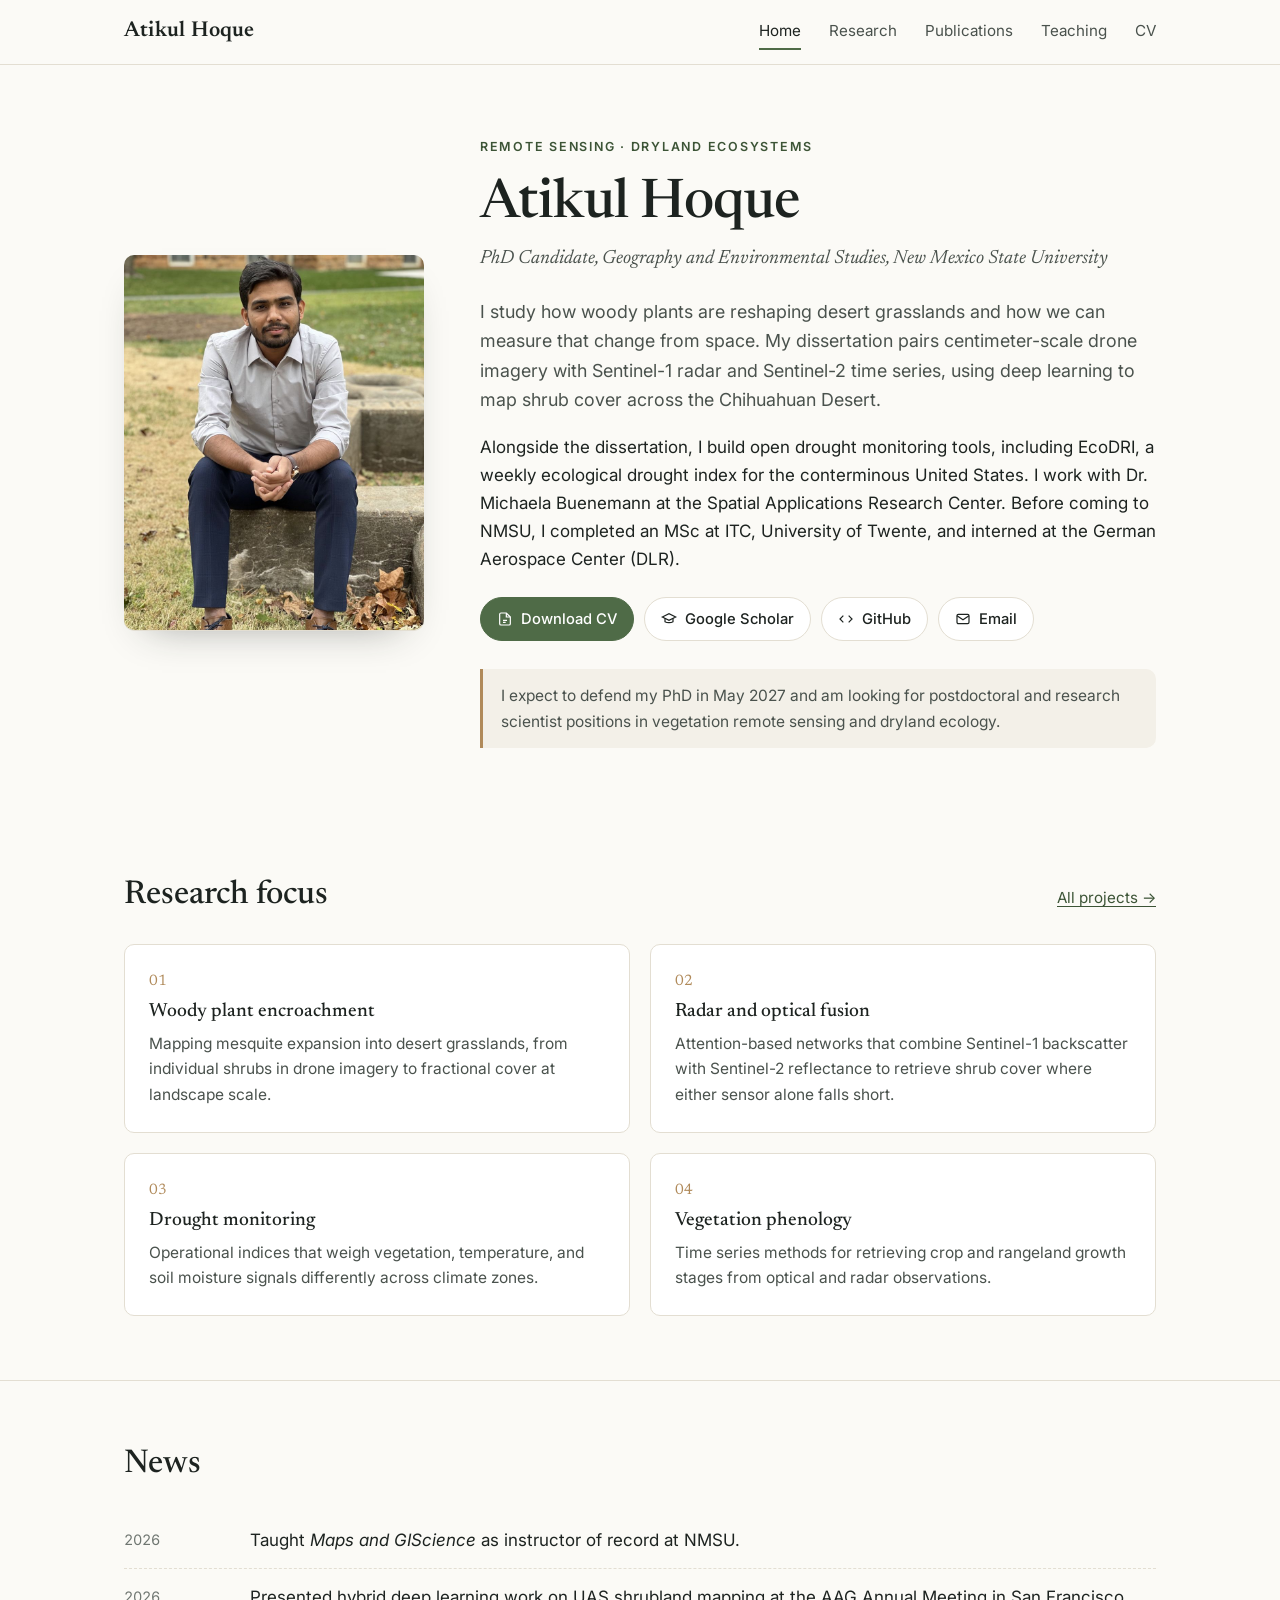
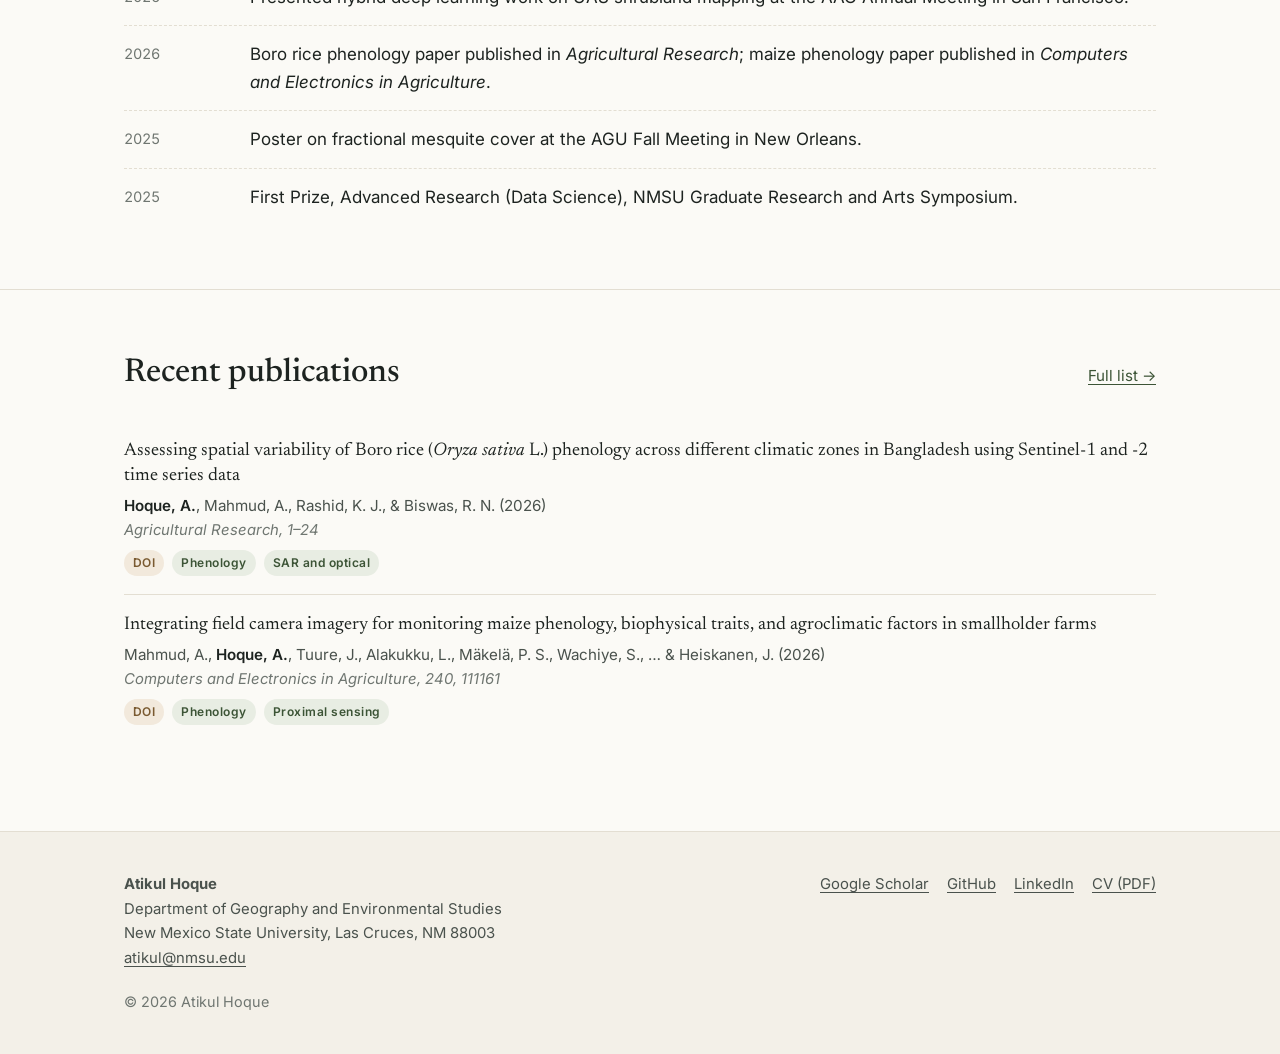
<file: index.html>
<!doctype html>
<html lang="en">
<head>
  <meta charset="utf-8">
  <meta name="viewport" content="width=device-width, initial-scale=1">
  <title>Atikul Hoque</title>
  <meta name="description" content="Atikul Hoque, PhD candidate at New Mexico State University. Remote sensing, deep learning, and drought monitoring in dryland ecosystems.">
  <meta name="author" content="Atikul Hoque">
  <link rel="canonical" href="https://atikul-itc.github.io/">
  <meta property="og:type" content="website">
  <meta property="og:title" content="Atikul Hoque">
  <meta property="og:description" content="Atikul Hoque, PhD candidate at New Mexico State University. Remote sensing, deep learning, and drought monitoring in dryland ecosystems.">
  <meta property="og:url" content="https://atikul-itc.github.io/">
  <meta property="og:image" content="https://atikul-itc.github.io/assets/img/og-image.jpg">
  <meta name="twitter:card" content="summary_large_image">
  <link rel="icon" href="assets/favicon.svg" type="image/svg+xml">
  <link rel="preconnect" href="https://fonts.googleapis.com">
  <link rel="preconnect" href="https://fonts.gstatic.com" crossorigin>
  <link href="https://fonts.googleapis.com/css2?family=Inter:wght@400;500;600&family=Newsreader:ital,opsz,wght@0,6..72,400;0,6..72,500;0,6..72,600;1,6..72,400&display=swap" rel="stylesheet">
  <link rel="stylesheet" href="assets/css/style.css">
</head>
<body>
  <a class="skip" href="#main">Skip to content</a>
  <header class="site-header">
    <div class="wrap">
      <a class="brand" href="index.html">Atikul Hoque</a>
      <button class="nav-toggle" aria-expanded="false" aria-controls="nav">Menu</button>
      <nav class="nav" id="nav" aria-label="Main">
        <a href="index.html" aria-current="page">Home</a>
        <a href="research.html">Research</a>
        <a href="publications.html">Publications</a>
        <a href="teaching.html">Teaching</a>
        <a href="cv.html">CV</a>
      </nav>
    </div>
  </header>

  <main id="main">
    <div class="wrap">
      <div class="hero">
        <div class="portrait"><img src="assets/img/portrait.jpg" alt="Portrait of Atikul Hoque" width="880" height="1100"></div>
        <div>
          <div class="eyebrow">Remote sensing · Dryland ecosystems</div>
          <h1>Atikul Hoque</h1>
          <div class="role">PhD Candidate, Geography and Environmental Studies, New Mexico State University</div>
          <p class="lead">I study how woody plants are reshaping desert grasslands and how we can measure that change from space. My dissertation pairs centimeter-scale drone imagery with Sentinel-1 radar and Sentinel-2 time series, using deep learning to map shrub cover across the Chihuahuan Desert.</p>
          <p>Alongside the dissertation, I build open drought monitoring tools, including EcoDRI, a weekly ecological drought index for the conterminous United States. I work with Dr. Michaela Buenemann at the Spatial Applications Research Center. Before coming to NMSU, I completed an MSc at ITC, University of Twente, and interned at the German Aerospace Center (DLR).</p>
          <div class="actions">
            <a class="btn primary" href="assets/Atikul_Hoque_CV.pdf"><svg viewBox="0 0 24 24" fill="none" stroke="currentColor" stroke-width="1.8" aria-hidden="true"><path d="M14 3H6a2 2 0 0 0-2 2v14a2 2 0 0 0 2 2h12a2 2 0 0 0 2-2V9z"/><path d="M14 3v6h6M9 14h6M9 17h4"/></svg>Download CV</a>
            <a class="btn" href="https://scholar.google.com/citations?user=0AgT_FwAAAAJ&hl=en"><svg viewBox="0 0 24 24" fill="none" stroke="currentColor" stroke-width="1.8" aria-hidden="true"><path d="m2 9 10-5 10 5-10 5z"/><path d="M6 11v5c3 2 9 2 12 0v-5"/></svg>Google Scholar</a>
            <a class="btn" href="https://github.com/Atikul-itc"><svg viewBox="0 0 24 24" fill="none" stroke="currentColor" stroke-width="1.8" aria-hidden="true"><path d="m8 7-5 5 5 5M16 7l5 5-5 5"/></svg>GitHub</a>
            <a class="btn" href="mailto:atikul@nmsu.edu"><svg viewBox="0 0 24 24" fill="none" stroke="currentColor" stroke-width="1.8" aria-hidden="true"><rect x="3" y="5" width="18" height="14" rx="2"/><path d="m3 7 9 6 9-6"/></svg>Email</a>
          </div>
          <div class="callout">I expect to defend my PhD in May 2027 and am looking for postdoctoral and research scientist positions in vegetation remote sensing and dryland ecology.</div>
        </div>
      </div>
    </div>

    <section>
      <div class="wrap">
        <div class="section-head"><h2>Research focus</h2><a href="research.html">All projects &rarr;</a></div>
        <div class="grid-2">
          <div class="theme"><span class="num">01</span><h3>Woody plant encroachment</h3><p>Mapping mesquite expansion into desert grasslands, from individual shrubs in drone imagery to fractional cover at landscape scale.</p></div>
          <div class="theme"><span class="num">02</span><h3>Radar and optical fusion</h3><p>Attention-based networks that combine Sentinel-1 backscatter with Sentinel-2 reflectance to retrieve shrub cover where either sensor alone falls short.</p></div>
          <div class="theme"><span class="num">03</span><h3>Drought monitoring</h3><p>Operational indices that weigh vegetation, temperature, and soil moisture signals differently across climate zones.</p></div>
          <div class="theme"><span class="num">04</span><h3>Vegetation phenology</h3><p>Time series methods for retrieving crop and rangeland growth stages from optical and radar observations.</p></div>
        </div>
      </div>
    </section>

    <section>
      <div class="wrap">
        <div class="section-head"><h2>News</h2></div>
        <ul class="news">
          <li><time>2026</time><div>Taught <em>Maps and GIScience</em> as instructor of record at NMSU.</div></li>
          <li><time>2026</time><div>Presented hybrid deep learning work on UAS shrubland mapping at the AAG Annual Meeting in San Francisco.</div></li>
          <li><time>2026</time><div>Boro rice phenology paper published in <em>Agricultural Research</em>; maize phenology paper published in <em>Computers and Electronics in Agriculture</em>.</div></li>
          <li><time>2025</time><div>Poster on fractional mesquite cover at the AGU Fall Meeting in New Orleans.</div></li>
          <li><time>2025</time><div>First Prize, Advanced Research (Data Science), NMSU Graduate Research and Arts Symposium.</div></li>
        </ul>
      </div>
    </section>

    <section>
      <div class="wrap">
        <div class="section-head"><h2>Recent publications</h2><a href="publications.html">Full list &rarr;</a></div>
        <ul class="pubs">
          <li class="pub">
            <div class="title">Assessing spatial variability of Boro rice (<em>Oryza sativa</em> L.) phenology across different climatic zones in Bangladesh using Sentinel-1 and -2 time series data</div>
            <div class="authors"><strong>Hoque, A.</strong>, Mahmud, A., Rashid, K. J., &amp; Biswas, R. N. (2026)</div>
            <div class="venue">Agricultural Research, 1–24</div>
            <div class="links"><a class="tag sand" href="https://doi.org/10.1007/s40003-025-00921-z">DOI</a><span class="tag">Phenology</span><span class="tag">SAR and optical</span></div>
          </li>
          <li class="pub">
            <div class="title">Integrating field camera imagery for monitoring maize phenology, biophysical traits, and agroclimatic factors in smallholder farms</div>
            <div class="authors">Mahmud, A., <strong>Hoque, A.</strong>, Tuure, J., Alakukku, L., Mäkelä, P. S., Wachiye, S., … &amp; Heiskanen, J. (2026)</div>
            <div class="venue">Computers and Electronics in Agriculture, 240, 111161</div>
            <div class="links"><a class="tag sand" href="https://doi.org/10.1016/j.compag.2025.111161">DOI</a><span class="tag">Phenology</span><span class="tag">Proximal sensing</span></div>
          </li>
        </ul>
      </div>
    </section>

  </main>

  <footer class="site-footer">
    <div class="wrap">
      <address>
        <strong>Atikul Hoque</strong><br>
        Department of Geography and Environmental Studies<br>
        New Mexico State University, Las Cruces, NM 88003<br>
        <a href="mailto:atikul@nmsu.edu">atikul@nmsu.edu</a>
      </address>
      <div class="links">
        <a href="https://scholar.google.com/citations?user=0AgT_FwAAAAJ&hl=en">Google Scholar</a>
        <a href="https://github.com/Atikul-itc">GitHub</a>
        <a href="https://linkedin.com/in/atikulhoq/">LinkedIn</a>
        <a href="assets/Atikul_Hoque_CV.pdf">CV (PDF)</a>
      </div>
    </div>
    <div class="wrap copy small muted">&copy; <span id="year">2026</span> Atikul Hoque</div>
  </footer>
  <script src="assets/js/main.js"></script>
</body>
</html>
</file>
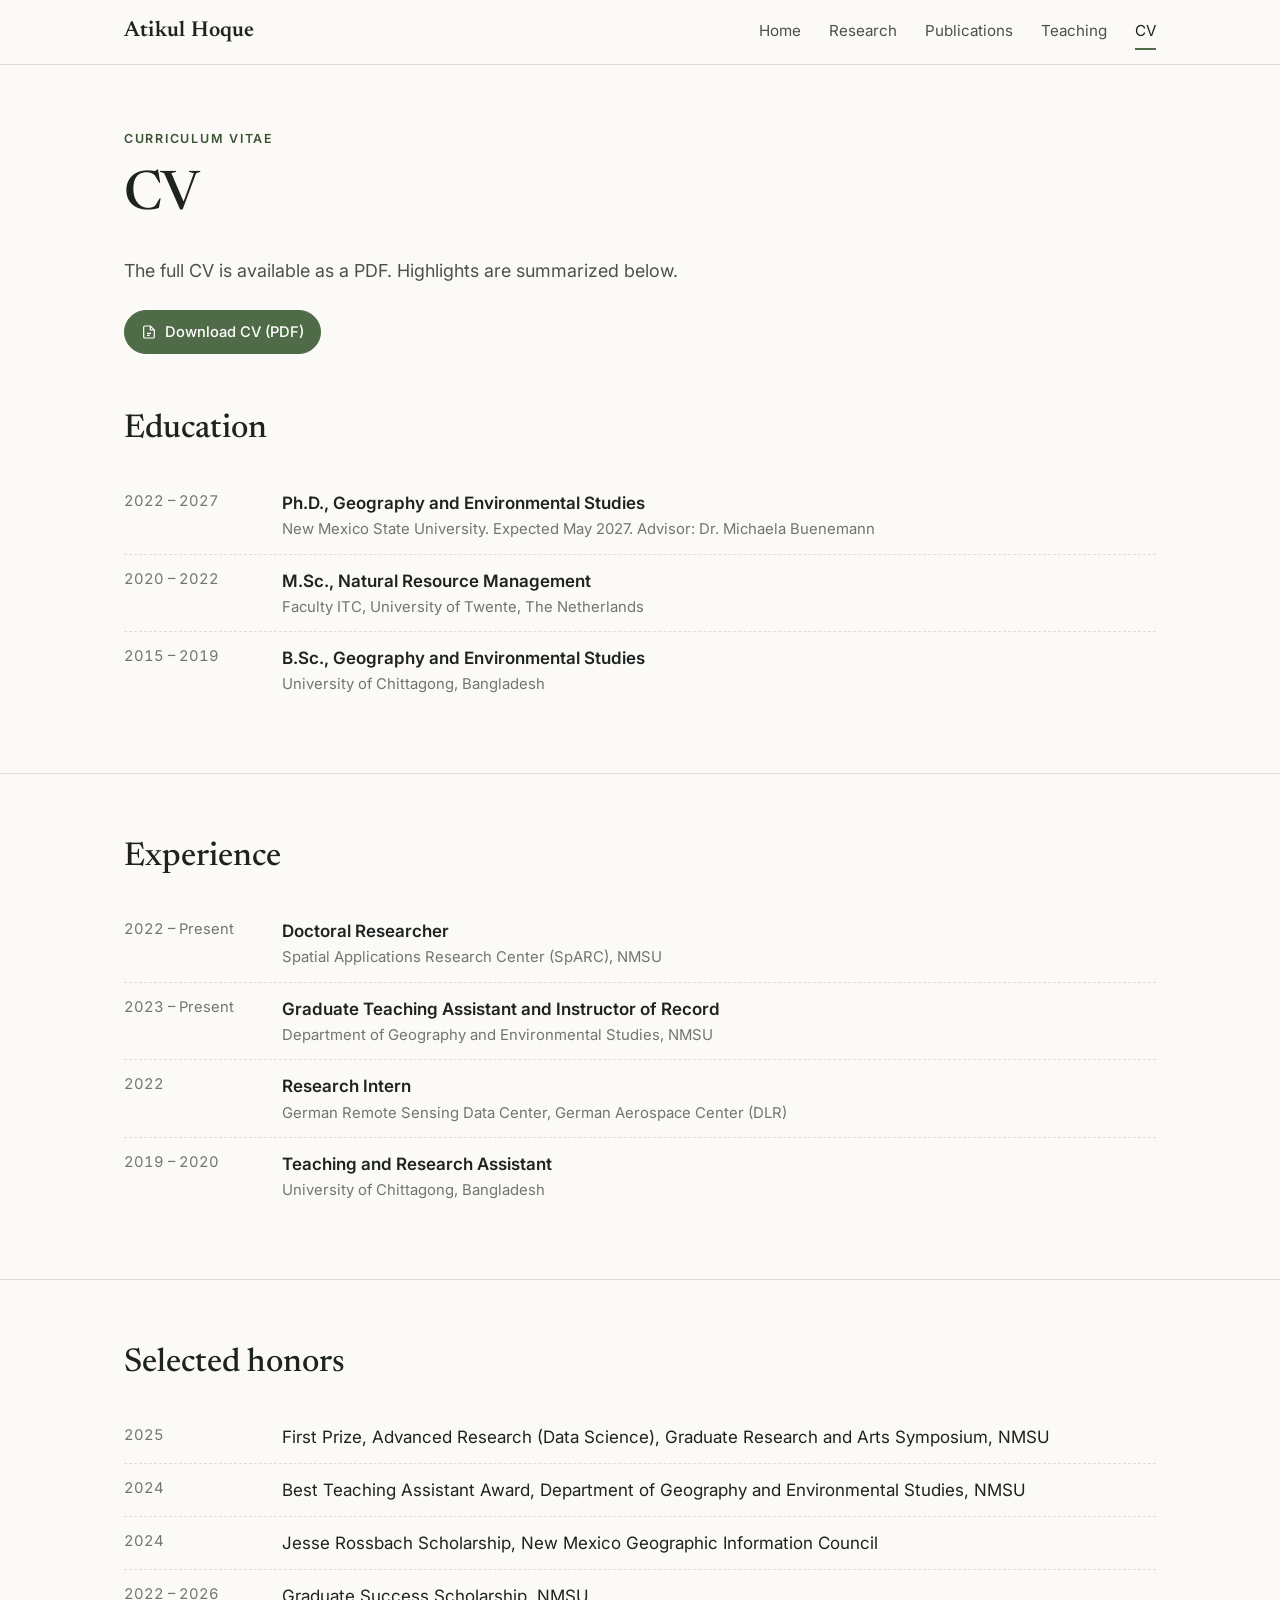
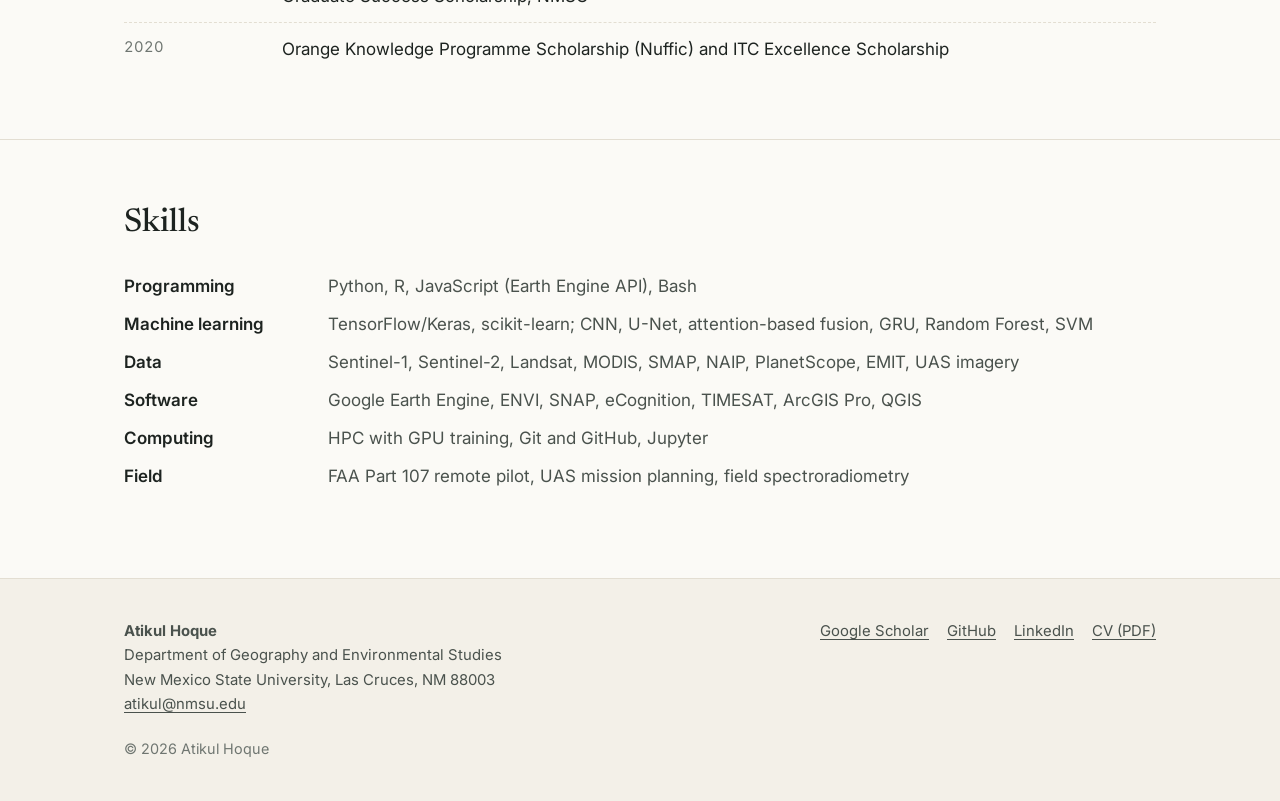
<file: cv.html>
<!doctype html>
<html lang="en">
<head>
  <meta charset="utf-8">
  <meta name="viewport" content="width=device-width, initial-scale=1">
  <title>CV | Atikul Hoque</title>
  <meta name="description" content="Curriculum vitae of Atikul Hoque, PhD candidate in remote sensing at New Mexico State University.">
  <meta name="author" content="Atikul Hoque">
  <link rel="canonical" href="https://atikul-itc.github.io/cv.html">
  <meta property="og:type" content="website">
  <meta property="og:title" content="CV | Atikul Hoque">
  <meta property="og:description" content="Curriculum vitae of Atikul Hoque, PhD candidate in remote sensing at New Mexico State University.">
  <meta property="og:url" content="https://atikul-itc.github.io/cv.html">
  <meta property="og:image" content="https://atikul-itc.github.io/assets/img/og-image.jpg">
  <meta name="twitter:card" content="summary_large_image">
  <link rel="icon" href="assets/favicon.svg" type="image/svg+xml">
  <link rel="preconnect" href="https://fonts.googleapis.com">
  <link rel="preconnect" href="https://fonts.gstatic.com" crossorigin>
  <link href="https://fonts.googleapis.com/css2?family=Inter:wght@400;500;600&family=Newsreader:ital,opsz,wght@0,6..72,400;0,6..72,500;0,6..72,600;1,6..72,400&display=swap" rel="stylesheet">
  <link rel="stylesheet" href="assets/css/style.css">
</head>
<body>
  <a class="skip" href="#main">Skip to content</a>
  <header class="site-header">
    <div class="wrap">
      <a class="brand" href="index.html">Atikul Hoque</a>
      <button class="nav-toggle" aria-expanded="false" aria-controls="nav">Menu</button>
      <nav class="nav" id="nav" aria-label="Main">
        <a href="index.html">Home</a>
        <a href="research.html">Research</a>
        <a href="publications.html">Publications</a>
        <a href="teaching.html">Teaching</a>
        <a href="cv.html" aria-current="page">CV</a>
      </nav>
    </div>
  </header>

  <main id="main">
    <div class="wrap page-head">
      <div class="eyebrow">Curriculum vitae</div>
      <h1>CV</h1>
      <p class="lead">The full CV is available as a PDF. Highlights are summarized below.</p>
      <div class="actions"><a class="btn primary" href="assets/Atikul_Hoque_CV.pdf"><svg viewBox="0 0 24 24" fill="none" stroke="currentColor" stroke-width="1.8" aria-hidden="true"><path d="M14 3H6a2 2 0 0 0-2 2v14a2 2 0 0 0 2 2h12a2 2 0 0 0 2-2V9z"/><path d="M14 3v6h6M9 14h6M9 17h4"/></svg>Download CV (PDF)</a></div>
    </div>
    <section style="padding-top:32px">
      <div class="wrap">
        <div class="section-head"><h2>Education</h2></div>
        <ul class="cv-list">
          <li><span class="when">2022 – 2027</span><span class="what"><strong>Ph.D., Geography and Environmental Studies</strong><span>New Mexico State University. Expected May 2027. Advisor: Dr. Michaela Buenemann</span></span></li>
          <li><span class="when">2020 – 2022</span><span class="what"><strong>M.Sc., Natural Resource Management</strong><span>Faculty ITC, University of Twente, The Netherlands</span></span></li>
          <li><span class="when">2015 – 2019</span><span class="what"><strong>B.Sc., Geography and Environmental Studies</strong><span>University of Chittagong, Bangladesh</span></span></li>
        </ul>
      </div>
    </section>
    <section>
      <div class="wrap">
        <div class="section-head"><h2>Experience</h2></div>
        <ul class="cv-list">
          <li><span class="when">2022 – Present</span><span class="what"><strong>Doctoral Researcher</strong><span>Spatial Applications Research Center (SpARC), NMSU</span></span></li>
          <li><span class="when">2023 – Present</span><span class="what"><strong>Graduate Teaching Assistant and Instructor of Record</strong><span>Department of Geography and Environmental Studies, NMSU</span></span></li>
          <li><span class="when">2022</span><span class="what"><strong>Research Intern</strong><span>German Remote Sensing Data Center, German Aerospace Center (DLR)</span></span></li>
          <li><span class="when">2019 – 2020</span><span class="what"><strong>Teaching and Research Assistant</strong><span>University of Chittagong, Bangladesh</span></span></li>
        </ul>
      </div>
    </section>
    <section>
      <div class="wrap">
        <div class="section-head"><h2>Selected honors</h2></div>
        <ul class="cv-list">
          <li><span class="when">2025</span><span class="what">First Prize, Advanced Research (Data Science), Graduate Research and Arts Symposium, NMSU</span></li>
          <li><span class="when">2024</span><span class="what">Best Teaching Assistant Award, Department of Geography and Environmental Studies, NMSU</span></li>
          <li><span class="when">2024</span><span class="what">Jesse Rossbach Scholarship, New Mexico Geographic Information Council</span></li>
          <li><span class="when">2022 – 2026</span><span class="what">Graduate Success Scholarship, NMSU</span></li>
          <li><span class="when">2020</span><span class="what">Orange Knowledge Programme Scholarship (Nuffic) and ITC Excellence Scholarship</span></li>
        </ul>
      </div>
    </section>
    <section>
      <div class="wrap">
        <div class="section-head"><h2>Skills</h2></div>
        <dl class="skills">
          <dt>Programming</dt><dd>Python, R, JavaScript (Earth Engine API), Bash</dd>
          <dt>Machine learning</dt><dd>TensorFlow/Keras, scikit-learn; CNN, U-Net, attention-based fusion, GRU, Random Forest, SVM</dd>
          <dt>Data</dt><dd>Sentinel-1, Sentinel-2, Landsat, MODIS, SMAP, NAIP, PlanetScope, EMIT, UAS imagery</dd>
          <dt>Software</dt><dd>Google Earth Engine, ENVI, SNAP, eCognition, TIMESAT, ArcGIS Pro, QGIS</dd>
          <dt>Computing</dt><dd>HPC with GPU training, Git and GitHub, Jupyter</dd>
          <dt>Field</dt><dd>FAA Part 107 remote pilot, UAS mission planning, field spectroradiometry</dd>
        </dl>
      </div>
    </section>

  </main>

  <footer class="site-footer">
    <div class="wrap">
      <address>
        <strong>Atikul Hoque</strong><br>
        Department of Geography and Environmental Studies<br>
        New Mexico State University, Las Cruces, NM 88003<br>
        <a href="mailto:atikul@nmsu.edu">atikul@nmsu.edu</a>
      </address>
      <div class="links">
        <a href="https://scholar.google.com/citations?user=0AgT_FwAAAAJ&hl=en">Google Scholar</a>
        <a href="https://github.com/Atikul-itc">GitHub</a>
        <a href="https://linkedin.com/in/atikulhoq/">LinkedIn</a>
        <a href="assets/Atikul_Hoque_CV.pdf">CV (PDF)</a>
      </div>
    </div>
    <div class="wrap copy small muted">&copy; <span id="year">2026</span> Atikul Hoque</div>
  </footer>
  <script src="assets/js/main.js"></script>
</body>
</html>
</file>
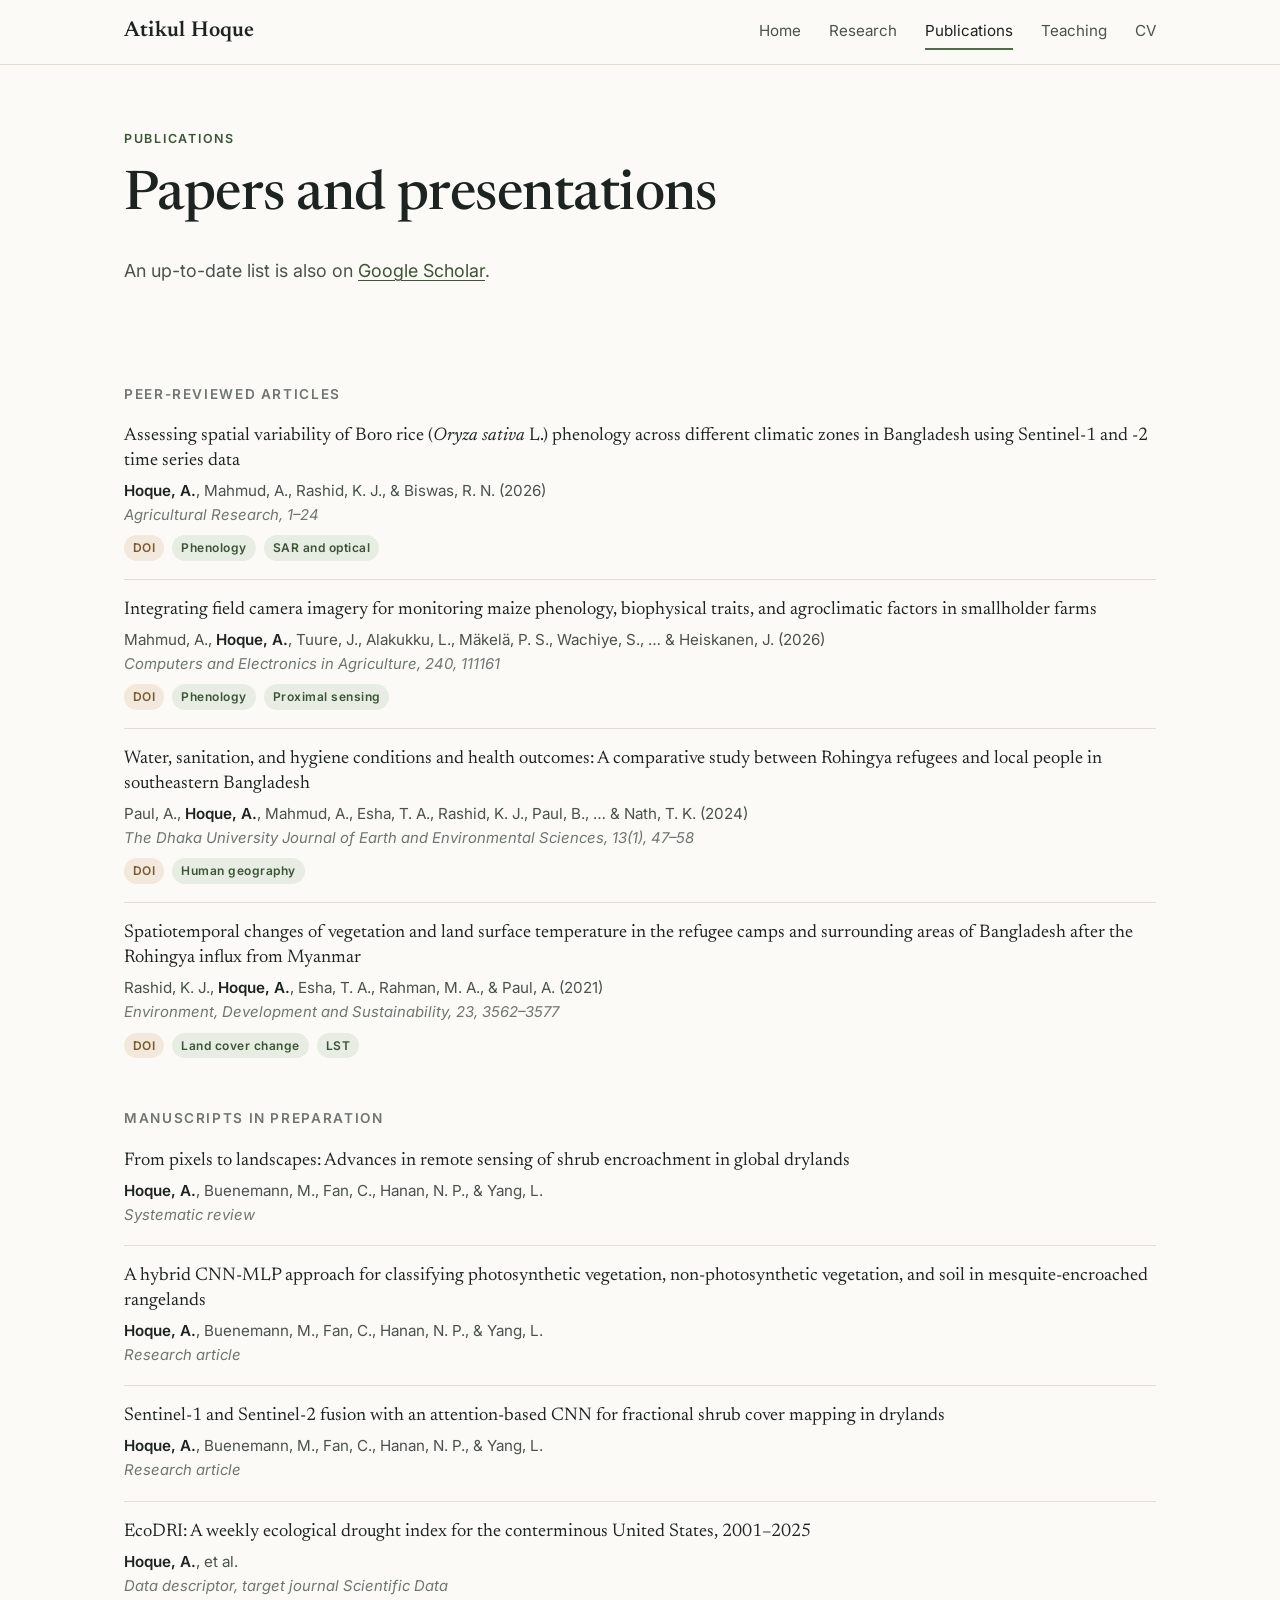
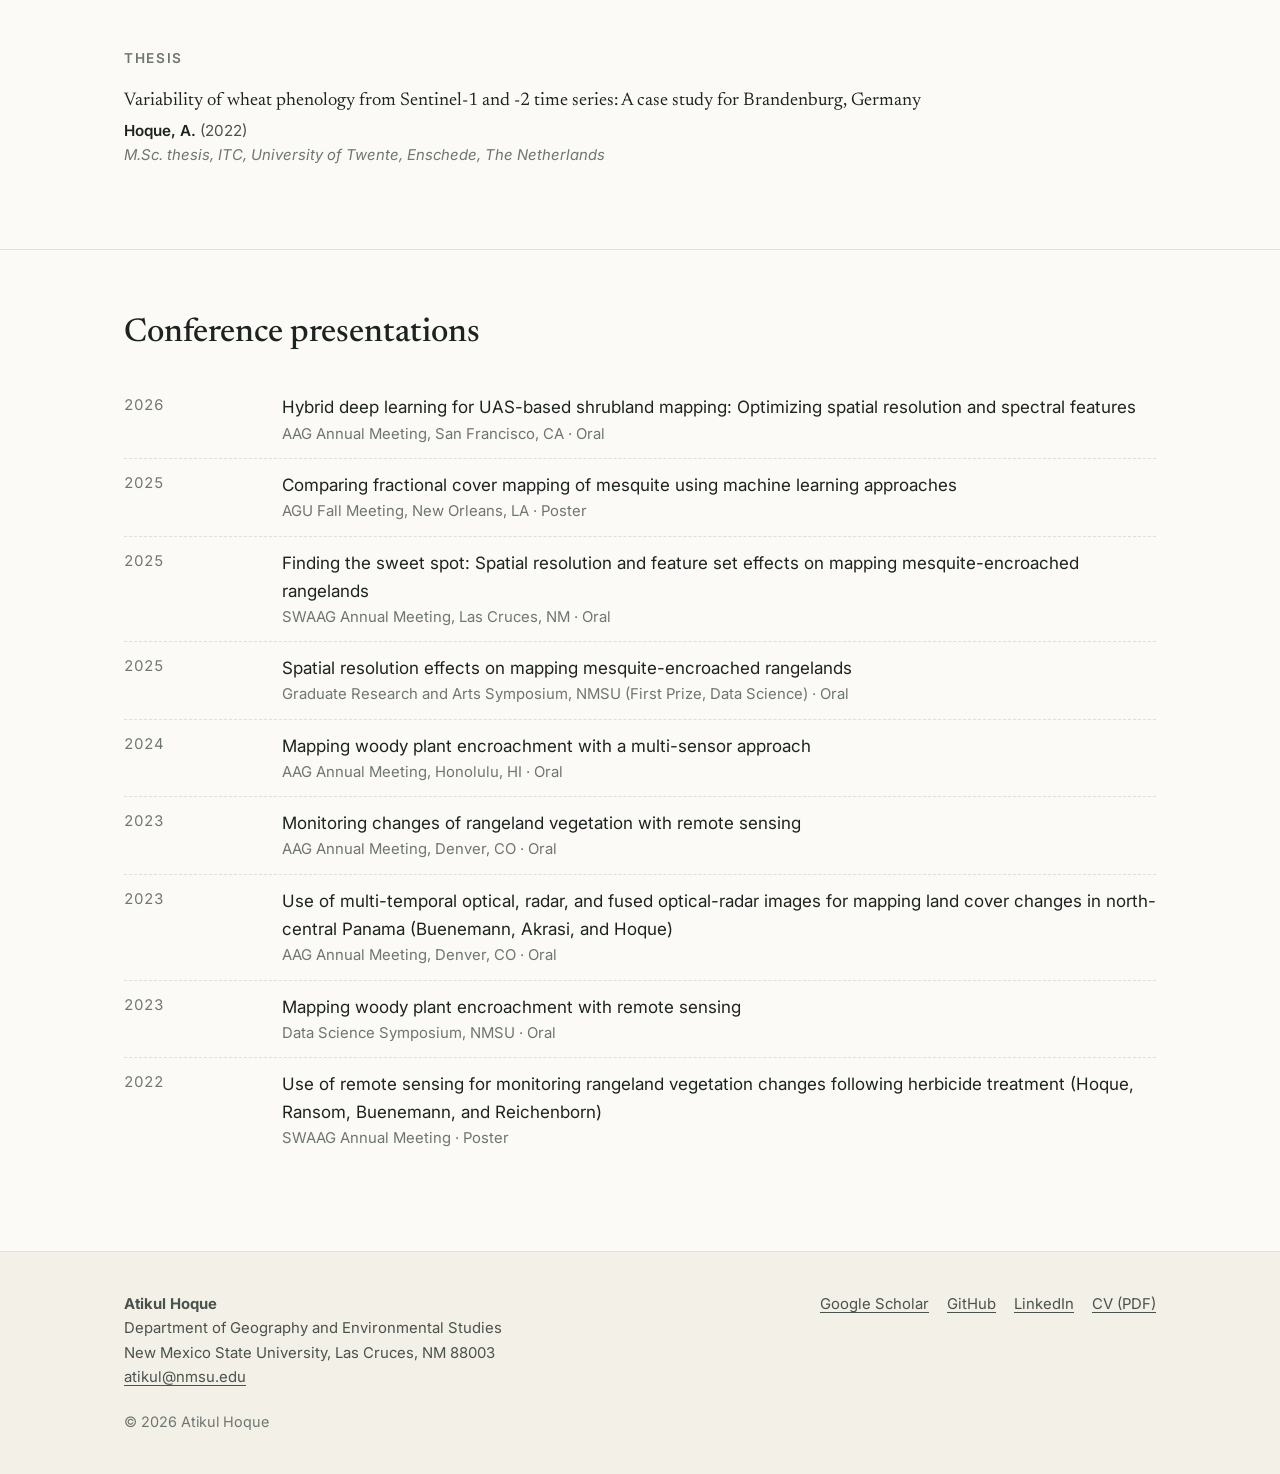
<file: publications.html>
<!doctype html>
<html lang="en">
<head>
  <meta charset="utf-8">
  <meta name="viewport" content="width=device-width, initial-scale=1">
  <title>Publications | Atikul Hoque</title>
  <meta name="description" content="Peer-reviewed publications, manuscripts, and conference presentations by Atikul Hoque.">
  <meta name="author" content="Atikul Hoque">
  <link rel="canonical" href="https://atikul-itc.github.io/publications.html">
  <meta property="og:type" content="website">
  <meta property="og:title" content="Publications | Atikul Hoque">
  <meta property="og:description" content="Peer-reviewed publications, manuscripts, and conference presentations by Atikul Hoque.">
  <meta property="og:url" content="https://atikul-itc.github.io/publications.html">
  <meta property="og:image" content="https://atikul-itc.github.io/assets/img/og-image.jpg">
  <meta name="twitter:card" content="summary_large_image">
  <link rel="icon" href="assets/favicon.svg" type="image/svg+xml">
  <link rel="preconnect" href="https://fonts.googleapis.com">
  <link rel="preconnect" href="https://fonts.gstatic.com" crossorigin>
  <link href="https://fonts.googleapis.com/css2?family=Inter:wght@400;500;600&family=Newsreader:ital,opsz,wght@0,6..72,400;0,6..72,500;0,6..72,600;1,6..72,400&display=swap" rel="stylesheet">
  <link rel="stylesheet" href="assets/css/style.css">
</head>
<body>
  <a class="skip" href="#main">Skip to content</a>
  <header class="site-header">
    <div class="wrap">
      <a class="brand" href="index.html">Atikul Hoque</a>
      <button class="nav-toggle" aria-expanded="false" aria-controls="nav">Menu</button>
      <nav class="nav" id="nav" aria-label="Main">
        <a href="index.html">Home</a>
        <a href="research.html">Research</a>
        <a href="publications.html" aria-current="page">Publications</a>
        <a href="teaching.html">Teaching</a>
        <a href="cv.html">CV</a>
      </nav>
    </div>
  </header>

  <main id="main">
    <div class="wrap page-head">
      <div class="eyebrow">Publications</div>
      <h1>Papers and presentations</h1>
      <p class="lead">An up-to-date list is also on <a href="https://scholar.google.com/citations?user=0AgT_FwAAAAJ&hl=en">Google Scholar</a>.</p>
    </div>
    <section style="padding-top:24px">
      <div class="wrap">
        <div class="year-group"><h3>Peer-reviewed articles</h3></div>
        <ul class="pubs">
          <li class="pub">
            <div class="title">Assessing spatial variability of Boro rice (<em>Oryza sativa</em> L.) phenology across different climatic zones in Bangladesh using Sentinel-1 and -2 time series data</div>
            <div class="authors"><strong>Hoque, A.</strong>, Mahmud, A., Rashid, K. J., &amp; Biswas, R. N. (2026)</div>
            <div class="venue">Agricultural Research, 1–24</div>
            <div class="links"><a class="tag sand" href="https://doi.org/10.1007/s40003-025-00921-z">DOI</a><span class="tag">Phenology</span><span class="tag">SAR and optical</span></div>
          </li>
          <li class="pub">
            <div class="title">Integrating field camera imagery for monitoring maize phenology, biophysical traits, and agroclimatic factors in smallholder farms</div>
            <div class="authors">Mahmud, A., <strong>Hoque, A.</strong>, Tuure, J., Alakukku, L., Mäkelä, P. S., Wachiye, S., … &amp; Heiskanen, J. (2026)</div>
            <div class="venue">Computers and Electronics in Agriculture, 240, 111161</div>
            <div class="links"><a class="tag sand" href="https://doi.org/10.1016/j.compag.2025.111161">DOI</a><span class="tag">Phenology</span><span class="tag">Proximal sensing</span></div>
          </li>
          <li class="pub">
            <div class="title">Water, sanitation, and hygiene conditions and health outcomes: A comparative study between Rohingya refugees and local people in southeastern Bangladesh</div>
            <div class="authors">Paul, A., <strong>Hoque, A.</strong>, Mahmud, A., Esha, T. A., Rashid, K. J., Paul, B., … &amp; Nath, T. K. (2024)</div>
            <div class="venue">The Dhaka University Journal of Earth and Environmental Sciences, 13(1), 47–58</div>
            <div class="links"><a class="tag sand" href="https://doi.org/10.3329/dujees.v13i1.77575">DOI</a><span class="tag">Human geography</span></div>
          </li>
          <li class="pub">
            <div class="title">Spatiotemporal changes of vegetation and land surface temperature in the refugee camps and surrounding areas of Bangladesh after the Rohingya influx from Myanmar</div>
            <div class="authors">Rashid, K. J., <strong>Hoque, A.</strong>, Esha, T. A., Rahman, M. A., &amp; Paul, A. (2021)</div>
            <div class="venue">Environment, Development and Sustainability, 23, 3562–3577</div>
            <div class="links"><a class="tag sand" href="https://doi.org/10.1007/s10668-020-00733-x">DOI</a><span class="tag">Land cover change</span><span class="tag">LST</span></div>
          </li>
        </ul>
        <div class="year-group"><h3>Manuscripts in preparation</h3></div>
        <ul class="pubs">
          <li class="pub">
            <div class="title">From pixels to landscapes: Advances in remote sensing of shrub encroachment in global drylands</div>
            <div class="authors"><strong>Hoque, A.</strong>, Buenemann, M., Fan, C., Hanan, N. P., &amp; Yang, L.</div>
            <div class="venue">Systematic review</div>
          </li>
          <li class="pub">
            <div class="title">A hybrid CNN-MLP approach for classifying photosynthetic vegetation, non-photosynthetic vegetation, and soil in mesquite-encroached rangelands</div>
            <div class="authors"><strong>Hoque, A.</strong>, Buenemann, M., Fan, C., Hanan, N. P., &amp; Yang, L.</div>
            <div class="venue">Research article</div>
          </li>
          <li class="pub">
            <div class="title">Sentinel-1 and Sentinel-2 fusion with an attention-based CNN for fractional shrub cover mapping in drylands</div>
            <div class="authors"><strong>Hoque, A.</strong>, Buenemann, M., Fan, C., Hanan, N. P., &amp; Yang, L.</div>
            <div class="venue">Research article</div>
          </li>
          <li class="pub">
            <div class="title">EcoDRI: A weekly ecological drought index for the conterminous United States, 2001–2025</div>
            <div class="authors"><strong>Hoque, A.</strong>, et al.</div>
            <div class="venue">Data descriptor, target journal <em>Scientific Data</em></div>
          </li>
        </ul>
        <div class="year-group"><h3>Thesis</h3></div>
        <ul class="pubs">
          <li class="pub">
            <div class="title">Variability of wheat phenology from Sentinel-1 and -2 time series: A case study for Brandenburg, Germany</div>
            <div class="authors"><strong>Hoque, A.</strong> (2022)</div>
            <div class="venue">M.Sc. thesis, ITC, University of Twente, Enschede, The Netherlands</div>
          </li>
        </ul>
      </div>
    </section>
    <section>
      <div class="wrap">
        <div class="section-head"><h2>Conference presentations</h2></div>
        <ul class="cv-list">
          <li><span class="when">2026</span><span class="what">Hybrid deep learning for UAS-based shrubland mapping: Optimizing spatial resolution and spectral features<span>AAG Annual Meeting, San Francisco, CA · Oral</span></span></li>
          <li><span class="when">2025</span><span class="what">Comparing fractional cover mapping of mesquite using machine learning approaches<span>AGU Fall Meeting, New Orleans, LA · Poster</span></span></li>
          <li><span class="when">2025</span><span class="what">Finding the sweet spot: Spatial resolution and feature set effects on mapping mesquite-encroached rangelands<span>SWAAG Annual Meeting, Las Cruces, NM · Oral</span></span></li>
          <li><span class="when">2025</span><span class="what">Spatial resolution effects on mapping mesquite-encroached rangelands<span>Graduate Research and Arts Symposium, NMSU (First Prize, Data Science) · Oral</span></span></li>
          <li><span class="when">2024</span><span class="what">Mapping woody plant encroachment with a multi-sensor approach<span>AAG Annual Meeting, Honolulu, HI · Oral</span></span></li>
          <li><span class="when">2023</span><span class="what">Monitoring changes of rangeland vegetation with remote sensing<span>AAG Annual Meeting, Denver, CO · Oral</span></span></li>
          <li><span class="when">2023</span><span class="what">Use of multi-temporal optical, radar, and fused optical-radar images for mapping land cover changes in north-central Panama (Buenemann, Akrasi, and Hoque)<span>AAG Annual Meeting, Denver, CO · Oral</span></span></li>
          <li><span class="when">2023</span><span class="what">Mapping woody plant encroachment with remote sensing<span>Data Science Symposium, NMSU · Oral</span></span></li>
          <li><span class="when">2022</span><span class="what">Use of remote sensing for monitoring rangeland vegetation changes following herbicide treatment (Hoque, Ransom, Buenemann, and Reichenborn)<span>SWAAG Annual Meeting · Poster</span></span></li>
        </ul>
      </div>
    </section>

  </main>

  <footer class="site-footer">
    <div class="wrap">
      <address>
        <strong>Atikul Hoque</strong><br>
        Department of Geography and Environmental Studies<br>
        New Mexico State University, Las Cruces, NM 88003<br>
        <a href="mailto:atikul@nmsu.edu">atikul@nmsu.edu</a>
      </address>
      <div class="links">
        <a href="https://scholar.google.com/citations?user=0AgT_FwAAAAJ&hl=en">Google Scholar</a>
        <a href="https://github.com/Atikul-itc">GitHub</a>
        <a href="https://linkedin.com/in/atikulhoq/">LinkedIn</a>
        <a href="assets/Atikul_Hoque_CV.pdf">CV (PDF)</a>
      </div>
    </div>
    <div class="wrap copy small muted">&copy; <span id="year">2026</span> Atikul Hoque</div>
  </footer>
  <script src="assets/js/main.js"></script>
</body>
</html>
</file>
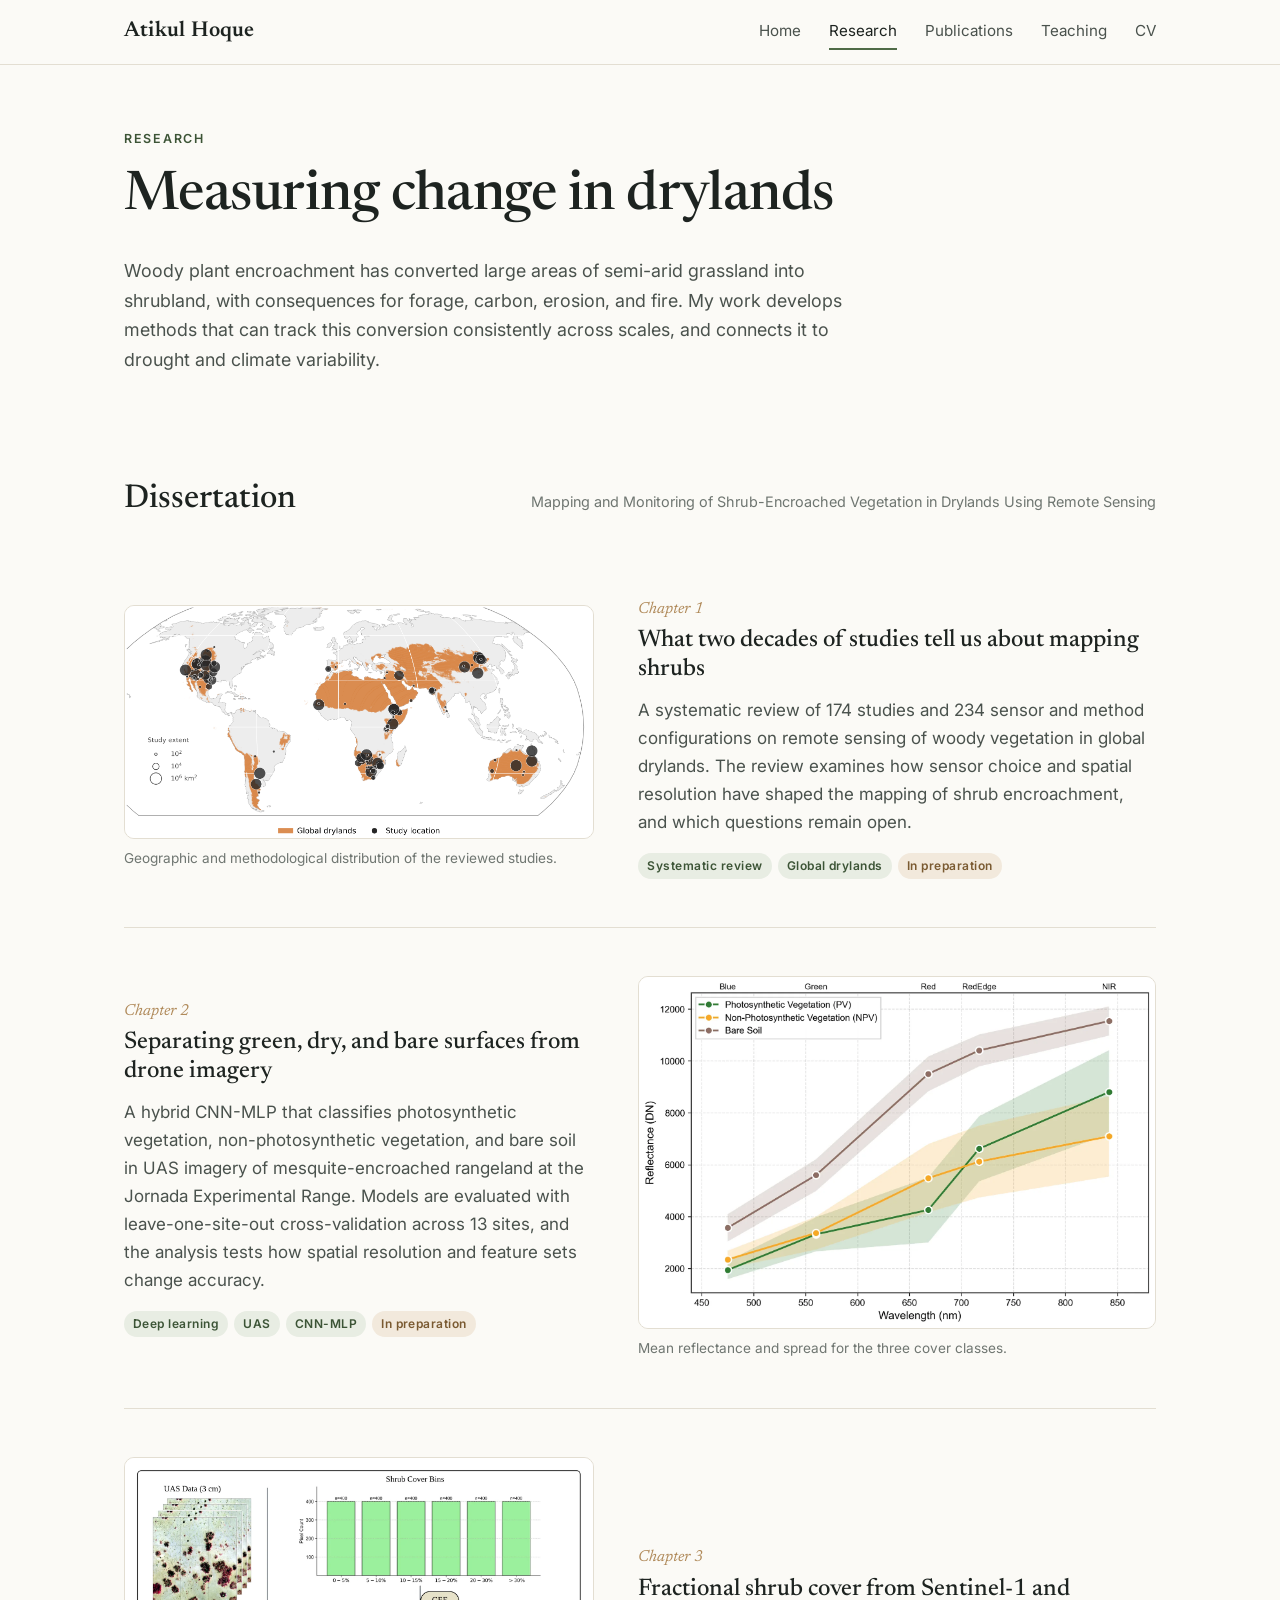
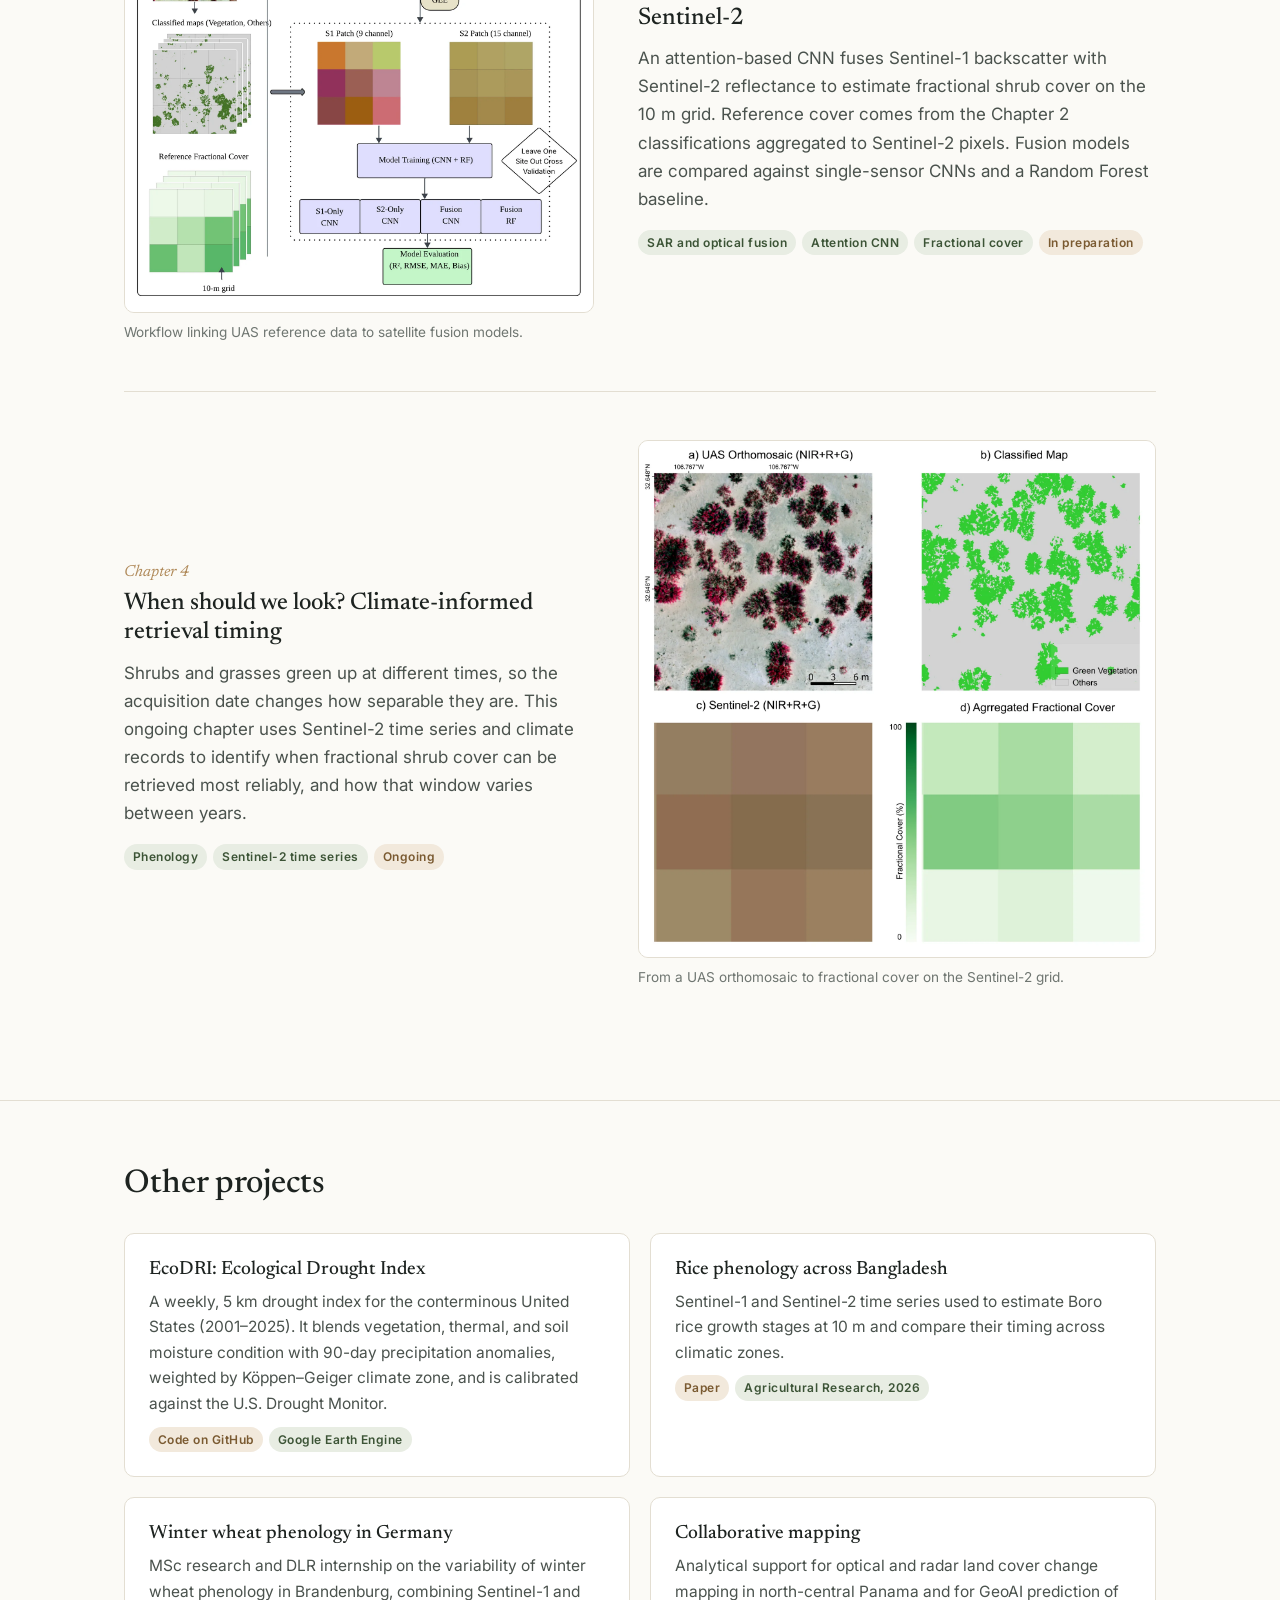
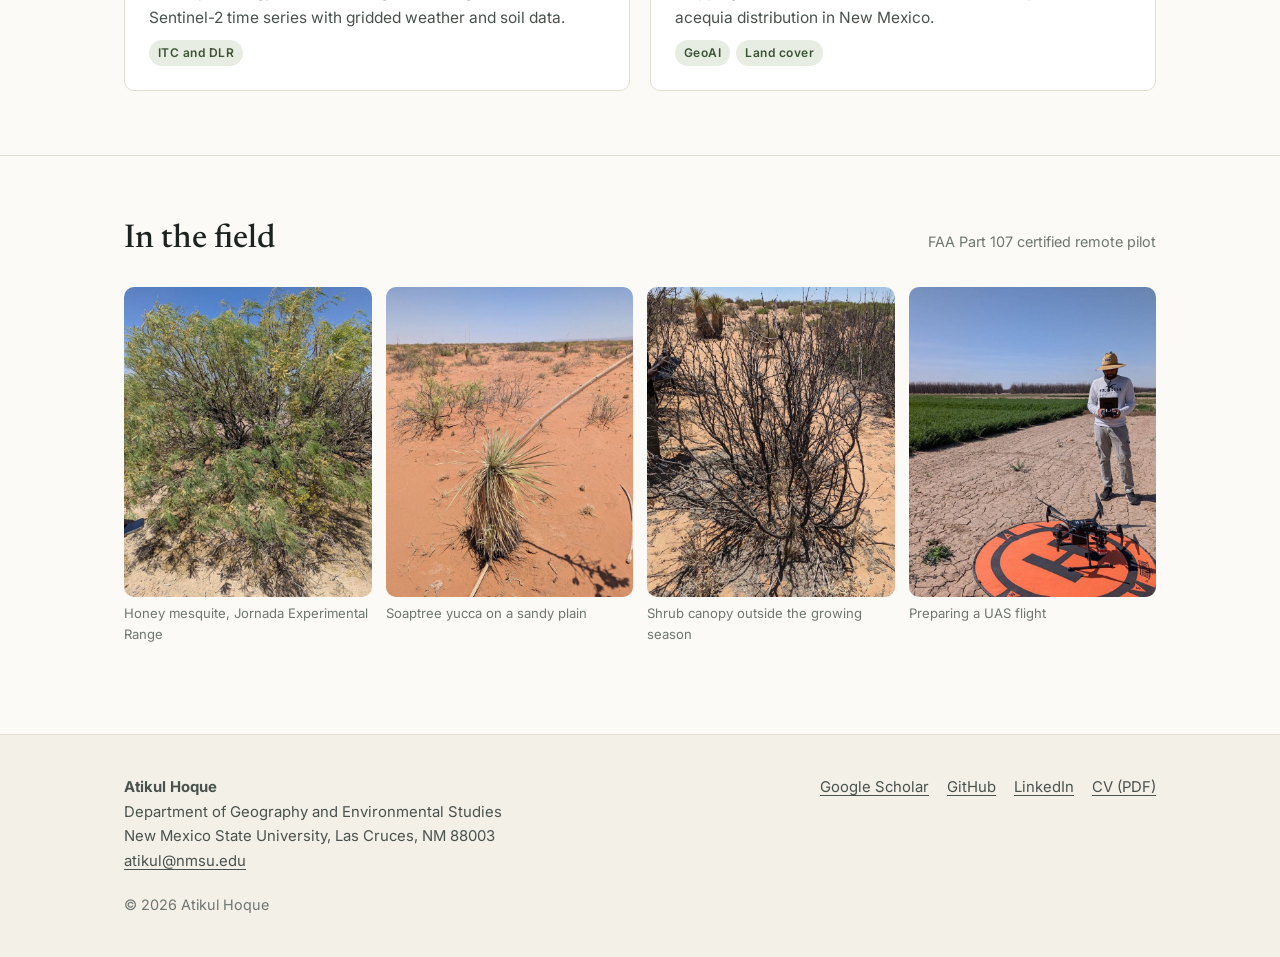
<file: research.html>
<!doctype html>
<html lang="en">
<head>
  <meta charset="utf-8">
  <meta name="viewport" content="width=device-width, initial-scale=1">
  <title>Research | Atikul Hoque</title>
  <meta name="description" content="Research by Atikul Hoque on woody plant encroachment, SAR and optical fusion, drought monitoring, and vegetation phenology.">
  <meta name="author" content="Atikul Hoque">
  <link rel="canonical" href="https://atikul-itc.github.io/research.html">
  <meta property="og:type" content="website">
  <meta property="og:title" content="Research | Atikul Hoque">
  <meta property="og:description" content="Research by Atikul Hoque on woody plant encroachment, SAR and optical fusion, drought monitoring, and vegetation phenology.">
  <meta property="og:url" content="https://atikul-itc.github.io/research.html">
  <meta property="og:image" content="https://atikul-itc.github.io/assets/img/og-image.jpg">
  <meta name="twitter:card" content="summary_large_image">
  <link rel="icon" href="assets/favicon.svg" type="image/svg+xml">
  <link rel="preconnect" href="https://fonts.googleapis.com">
  <link rel="preconnect" href="https://fonts.gstatic.com" crossorigin>
  <link href="https://fonts.googleapis.com/css2?family=Inter:wght@400;500;600&family=Newsreader:ital,opsz,wght@0,6..72,400;0,6..72,500;0,6..72,600;1,6..72,400&display=swap" rel="stylesheet">
  <link rel="stylesheet" href="assets/css/style.css">
</head>
<body>
  <a class="skip" href="#main">Skip to content</a>
  <header class="site-header">
    <div class="wrap">
      <a class="brand" href="index.html">Atikul Hoque</a>
      <button class="nav-toggle" aria-expanded="false" aria-controls="nav">Menu</button>
      <nav class="nav" id="nav" aria-label="Main">
        <a href="index.html">Home</a>
        <a href="research.html" aria-current="page">Research</a>
        <a href="publications.html">Publications</a>
        <a href="teaching.html">Teaching</a>
        <a href="cv.html">CV</a>
      </nav>
    </div>
  </header>

  <main id="main">
    <div class="wrap page-head">
      <div class="eyebrow">Research</div>
      <h1>Measuring change in drylands</h1>
      <p class="lead">Woody plant encroachment has converted large areas of semi-arid grassland into shrubland, with consequences for forage, carbon, erosion, and fire. My work develops methods that can track this conversion consistently across scales, and connects it to drought and climate variability.</p>
    </div>

    <section>
      <div class="wrap">
        <div class="section-head"><h2>Dissertation</h2><span class="muted small">Mapping and Monitoring of Shrub-Encroached Vegetation in Drylands Using Remote Sensing</span></div>
        <article class="chapter">
          <figure class="figure"><img src="assets/img/fig-review.png" alt="Dashboard summarizing reviewed studies by location, sensor, and method" loading="lazy"><figcaption>Geographic and methodological distribution of the reviewed studies.</figcaption></figure>
          <div>
            <div class="label">Chapter 1</div>
            <h3>What two decades of studies tell us about mapping shrubs</h3>
            <p>A systematic review of 174 studies and 234 sensor and method configurations on remote sensing of woody vegetation in global drylands. The review examines how sensor choice and spatial resolution have shaped the mapping of shrub encroachment, and which questions remain open.</p>
            <div class="tags"><span class="tag">Systematic review</span><span class="tag">Global drylands</span><span class="tag sand">In preparation</span></div>
          </div>
        </article>
        <article class="chapter flip">
          <figure class="figure"><img src="assets/img/fig-spectra.webp" alt="Spectral reflectance curves for photosynthetic vegetation, non-photosynthetic vegetation, and bare soil" loading="lazy"><figcaption>Mean reflectance and spread for the three cover classes.</figcaption></figure>
          <div>
            <div class="label">Chapter 2</div>
            <h3>Separating green, dry, and bare surfaces from drone imagery</h3>
            <p>A hybrid CNN-MLP that classifies photosynthetic vegetation, non-photosynthetic vegetation, and bare soil in UAS imagery of mesquite-encroached rangeland at the Jornada Experimental Range. Models are evaluated with leave-one-site-out cross-validation across 13 sites, and the analysis tests how spatial resolution and feature sets change accuracy.</p>
            <div class="tags"><span class="tag">Deep learning</span><span class="tag">UAS</span><span class="tag">CNN-MLP</span><span class="tag sand">In preparation</span></div>
          </div>
        </article>
        <article class="chapter">
          <figure class="figure"><img src="assets/img/fig-fusion-workflow.webp" alt="Workflow from UAS classification to Sentinel-1 and Sentinel-2 fusion models" loading="lazy"><figcaption>Workflow linking UAS reference data to satellite fusion models.</figcaption></figure>
          <div>
            <div class="label">Chapter 3</div>
            <h3>Fractional shrub cover from Sentinel-1 and Sentinel-2</h3>
            <p>An attention-based CNN fuses Sentinel-1 backscatter with Sentinel-2 reflectance to estimate fractional shrub cover on the 10 m grid. Reference cover comes from the Chapter 2 classifications aggregated to Sentinel-2 pixels. Fusion models are compared against single-sensor CNNs and a Random Forest baseline.</p>
            <div class="tags"><span class="tag">SAR and optical fusion</span><span class="tag">Attention CNN</span><span class="tag">Fractional cover</span><span class="tag sand">In preparation</span></div>
          </div>
        </article>
        <article class="chapter flip">
          <figure class="figure"><img src="assets/img/fig-uas-to-s2.webp" alt="UAS orthomosaic, classified map, Sentinel-2 image, and aggregated fractional cover" loading="lazy"><figcaption>From a UAS orthomosaic to fractional cover on the Sentinel-2 grid.</figcaption></figure>
          <div>
            <div class="label">Chapter 4</div>
            <h3>When should we look? Climate-informed retrieval timing</h3>
            <p>Shrubs and grasses green up at different times, so the acquisition date changes how separable they are. This ongoing chapter uses Sentinel-2 time series and climate records to identify when fractional shrub cover can be retrieved most reliably, and how that window varies between years.</p>
            <div class="tags"><span class="tag">Phenology</span><span class="tag">Sentinel-2 time series</span><span class="tag sand">Ongoing</span></div>
          </div>
        </article>
      </div>
    </section>

    <section>
      <div class="wrap">
        <div class="section-head"><h2>Other projects</h2></div>
        <div class="grid-2">
          <div class="theme">
            <h3>EcoDRI: Ecological Drought Index</h3>
            <p>A weekly, 5 km drought index for the conterminous United States (2001–2025). It blends vegetation, thermal, and soil moisture condition with 90-day precipitation anomalies, weighted by Köppen–Geiger climate zone, and is calibrated against the U.S. Drought Monitor.</p>
            <div class="tags"><a class="tag sand" href="https://github.com/Atikul-itc/EcoDRI-CONUS">Code on GitHub</a><span class="tag">Google Earth Engine</span></div>
          </div>
          <div class="theme">
            <h3>Rice phenology across Bangladesh</h3>
            <p>Sentinel-1 and Sentinel-2 time series used to estimate Boro rice growth stages at 10 m and compare their timing across climatic zones.</p>
            <div class="tags"><a class="tag sand" href="https://doi.org/10.1007/s40003-025-00921-z">Paper</a><span class="tag">Agricultural Research, 2026</span></div>
          </div>
          <div class="theme">
            <h3>Winter wheat phenology in Germany</h3>
            <p>MSc research and DLR internship on the variability of winter wheat phenology in Brandenburg, combining Sentinel-1 and Sentinel-2 time series with gridded weather and soil data.</p>
            <div class="tags"><span class="tag">ITC and DLR</span></div>
          </div>
          <div class="theme">
            <h3>Collaborative mapping</h3>
            <p>Analytical support for optical and radar land cover change mapping in north-central Panama and for GeoAI prediction of acequia distribution in New Mexico.</p>
            <div class="tags"><span class="tag">GeoAI</span><span class="tag">Land cover</span></div>
          </div>
        </div>
      </div>
    </section>

    <section>
      <div class="wrap">
        <div class="section-head"><h2>In the field</h2><span class="muted small">FAA Part 107 certified remote pilot</span></div>
        <div class="gallery">
          <figure><img src="assets/img/field-mesquite.jpg" alt="Honey mesquite shrub in a desert grassland" loading="lazy"><figcaption>Honey mesquite, Jornada Experimental Range</figcaption></figure>
          <figure><img src="assets/img/field-yucca.jpg" alt="Yucca on sandy soil" loading="lazy"><figcaption>Soaptree yucca on a sandy plain</figcaption></figure>
          <figure><img src="assets/img/field-shrub.jpg" alt="Leafless shrub in a dryland field site" loading="lazy"><figcaption>Shrub canopy outside the growing season</figcaption></figure>
          <figure><img src="assets/img/field-uas.jpg" alt="Atikul Hoque preparing a drone flight beside a field" loading="lazy"><figcaption>Preparing a UAS flight</figcaption></figure>
        </div>
      </div>
    </section>

  </main>

  <footer class="site-footer">
    <div class="wrap">
      <address>
        <strong>Atikul Hoque</strong><br>
        Department of Geography and Environmental Studies<br>
        New Mexico State University, Las Cruces, NM 88003<br>
        <a href="mailto:atikul@nmsu.edu">atikul@nmsu.edu</a>
      </address>
      <div class="links">
        <a href="https://scholar.google.com/citations?user=0AgT_FwAAAAJ&hl=en">Google Scholar</a>
        <a href="https://github.com/Atikul-itc">GitHub</a>
        <a href="https://linkedin.com/in/atikulhoq/">LinkedIn</a>
        <a href="assets/Atikul_Hoque_CV.pdf">CV (PDF)</a>
      </div>
    </div>
    <div class="wrap copy small muted">&copy; <span id="year">2026</span> Atikul Hoque</div>
  </footer>
  <script src="assets/js/main.js"></script>
</body>
</html>
</file>
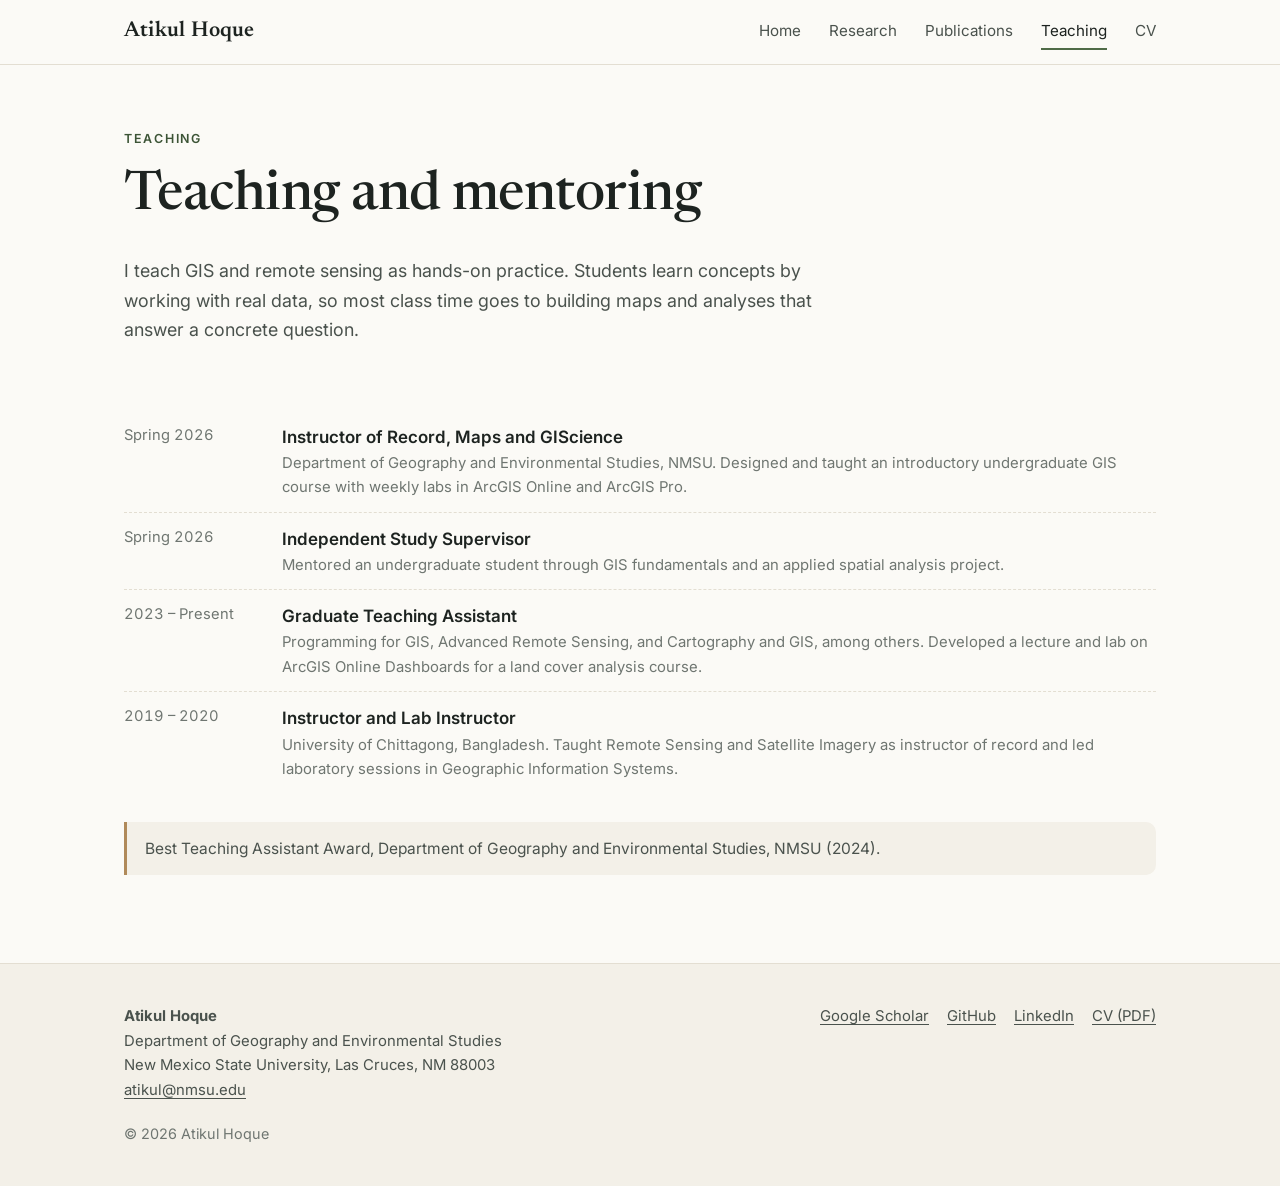
<file: teaching.html>
<!doctype html>
<html lang="en">
<head>
  <meta charset="utf-8">
  <meta name="viewport" content="width=device-width, initial-scale=1">
  <title>Teaching | Atikul Hoque</title>
  <meta name="description" content="Teaching and mentoring experience of Atikul Hoque in GIS and remote sensing.">
  <meta name="author" content="Atikul Hoque">
  <link rel="canonical" href="https://atikul-itc.github.io/teaching.html">
  <meta property="og:type" content="website">
  <meta property="og:title" content="Teaching | Atikul Hoque">
  <meta property="og:description" content="Teaching and mentoring experience of Atikul Hoque in GIS and remote sensing.">
  <meta property="og:url" content="https://atikul-itc.github.io/teaching.html">
  <meta property="og:image" content="https://atikul-itc.github.io/assets/img/og-image.jpg">
  <meta name="twitter:card" content="summary_large_image">
  <link rel="icon" href="assets/favicon.svg" type="image/svg+xml">
  <link rel="preconnect" href="https://fonts.googleapis.com">
  <link rel="preconnect" href="https://fonts.gstatic.com" crossorigin>
  <link href="https://fonts.googleapis.com/css2?family=Inter:wght@400;500;600&family=Newsreader:ital,opsz,wght@0,6..72,400;0,6..72,500;0,6..72,600;1,6..72,400&display=swap" rel="stylesheet">
  <link rel="stylesheet" href="assets/css/style.css">
</head>
<body>
  <a class="skip" href="#main">Skip to content</a>
  <header class="site-header">
    <div class="wrap">
      <a class="brand" href="index.html">Atikul Hoque</a>
      <button class="nav-toggle" aria-expanded="false" aria-controls="nav">Menu</button>
      <nav class="nav" id="nav" aria-label="Main">
        <a href="index.html">Home</a>
        <a href="research.html">Research</a>
        <a href="publications.html">Publications</a>
        <a href="teaching.html" aria-current="page">Teaching</a>
        <a href="cv.html">CV</a>
      </nav>
    </div>
  </header>

  <main id="main">
    <div class="wrap page-head">
      <div class="eyebrow">Teaching</div>
      <h1>Teaching and mentoring</h1>
      <p class="lead">I teach GIS and remote sensing as hands-on practice. Students learn concepts by working with real data, so most class time goes to building maps and analyses that answer a concrete question.</p>
    </div>
    <section style="padding-top:24px">
      <div class="wrap">
        <ul class="cv-list">
          <li><span class="when">Spring 2026</span><span class="what"><strong>Instructor of Record, Maps and GIScience</strong><span>Department of Geography and Environmental Studies, NMSU. Designed and taught an introductory undergraduate GIS course with weekly labs in ArcGIS Online and ArcGIS Pro.</span></span></li>
          <li><span class="when">Spring 2026</span><span class="what"><strong>Independent Study Supervisor</strong><span>Mentored an undergraduate student through GIS fundamentals and an applied spatial analysis project.</span></span></li>
          <li><span class="when">2023 – Present</span><span class="what"><strong>Graduate Teaching Assistant</strong><span>Programming for GIS, Advanced Remote Sensing, and Cartography and GIS, among others. Developed a lecture and lab on ArcGIS Online Dashboards for a land cover analysis course.</span></span></li>
          <li><span class="when">2019 – 2020</span><span class="what"><strong>Instructor and Lab Instructor</strong><span>University of Chittagong, Bangladesh. Taught Remote Sensing and Satellite Imagery as instructor of record and led laboratory sessions in Geographic Information Systems.</span></span></li>
        </ul>
        <div class="callout">Best Teaching Assistant Award, Department of Geography and Environmental Studies, NMSU (2024).</div>
      </div>
    </section>

  </main>

  <footer class="site-footer">
    <div class="wrap">
      <address>
        <strong>Atikul Hoque</strong><br>
        Department of Geography and Environmental Studies<br>
        New Mexico State University, Las Cruces, NM 88003<br>
        <a href="mailto:atikul@nmsu.edu">atikul@nmsu.edu</a>
      </address>
      <div class="links">
        <a href="https://scholar.google.com/citations?user=0AgT_FwAAAAJ&hl=en">Google Scholar</a>
        <a href="https://github.com/Atikul-itc">GitHub</a>
        <a href="https://linkedin.com/in/atikulhoq/">LinkedIn</a>
        <a href="assets/Atikul_Hoque_CV.pdf">CV (PDF)</a>
      </div>
    </div>
    <div class="wrap copy small muted">&copy; <span id="year">2026</span> Atikul Hoque</div>
  </footer>
  <script src="assets/js/main.js"></script>
</body>
</html>
</file>
<file: assets/css/style.css>
/* ==========================================================================
   Atikul Hoque — academic website
   Light editorial theme. Edit colors and fonts in :root.
   ========================================================================== */

:root {
  --paper: #fbfaf6;
  --paper-2: #f3f0e8;
  --ink: #1d2320;
  --ink-2: #4a524d;
  --ink-3: #6f7671;
  --rule: #e3ded2;
  --accent: #4f6b47;        /* desert sage */
  --accent-ink: #3c5436;
  --accent-soft: #e8ede3;
  --sand: #b08a5a;
  --radius: 10px;
  --max: 1080px;
  --serif: "Newsreader", "Iowan Old Style", Georgia, serif;
  --sans: "Inter", system-ui, -apple-system, "Segoe UI", Roboto, sans-serif;
}

*, *::before, *::after { box-sizing: border-box; }
html { -webkit-text-size-adjust: 100%; scroll-behavior: smooth; }
body {
  margin: 0;
  background: var(--paper);
  color: var(--ink);
  font-family: var(--sans);
  font-size: 17px;
  line-height: 1.65;
  -webkit-font-smoothing: antialiased;
}
img { max-width: 100%; height: auto; display: block; }
a { color: var(--accent-ink); text-decoration-thickness: 1px; text-underline-offset: 3px; }
a:hover { color: var(--accent); }
:focus-visible { outline: 2px solid var(--accent); outline-offset: 3px; border-radius: 3px; }

.skip { position: absolute; left: -999px; top: 8px; background: var(--ink); color: #fff; padding: 8px 12px; z-index: 100; }
.skip:focus { left: 8px; }

.wrap { max-width: var(--max); margin: 0 auto; padding: 0 24px; }

/* ---------- Header ---------- */
.site-header {
  position: sticky; top: 0; z-index: 20;
  background: color-mix(in srgb, var(--paper) 92%, transparent);
  backdrop-filter: saturate(140%) blur(8px);
  border-bottom: 1px solid var(--rule);
}
.site-header .wrap { display: flex; align-items: center; justify-content: space-between; height: 64px; }
.brand { font-family: var(--serif); font-size: 1.35rem; font-weight: 600; color: var(--ink); text-decoration: none; letter-spacing: 0.01em; }
.brand:hover { color: var(--ink); }
.nav { display: flex; gap: 28px; }
.nav a { color: var(--ink-2); text-decoration: none; font-size: 0.95rem; padding: 4px 0; border-bottom: 2px solid transparent; }
.nav a:hover { color: var(--ink); }
.nav a[aria-current="page"] { color: var(--ink); border-bottom-color: var(--accent); }
.nav-toggle { display: none; background: none; border: 1px solid var(--rule); border-radius: 8px; padding: 6px 10px; font: inherit; font-size: 0.9rem; color: var(--ink); cursor: pointer; }

/* ---------- Type ---------- */
h1, h2, h3 { font-family: var(--serif); font-weight: 500; line-height: 1.2; color: var(--ink); margin: 0 0 0.5em; }
h1 { font-size: clamp(2.3rem, 5vw, 3.4rem); letter-spacing: -0.01em; }
h2 { font-size: clamp(1.6rem, 3vw, 2.05rem); }
h3 { font-size: 1.3rem; }
p { margin: 0 0 1em; }
.eyebrow { font-size: 0.78rem; letter-spacing: 0.14em; text-transform: uppercase; color: var(--accent-ink); font-weight: 600; margin-bottom: 14px; }
.lead { font-size: 1.12rem; color: var(--ink-2); }
.muted { color: var(--ink-3); }
.small { font-size: 0.9rem; }

/* ---------- Sections ---------- */
main { display: block; }
section { padding: 64px 0; }
section + section { border-top: 1px solid var(--rule); }
.page-head { padding-top: 64px; padding-bottom: 24px; }
.page-head p { max-width: 720px; }
.section-head { display: flex; align-items: baseline; justify-content: space-between; gap: 16px; margin-bottom: 28px; flex-wrap: wrap; }
.section-head h2 { margin: 0; }
.section-head a { font-size: 0.95rem; }

/* ---------- Hero ---------- */
.hero { display: grid; grid-template-columns: 300px 1fr; gap: 56px; align-items: center; padding: 72px 0 64px; }
.portrait { border-radius: var(--radius); overflow: hidden; box-shadow: 0 1px 0 var(--rule), 0 18px 40px -24px rgba(29, 35, 32, 0.45); aspect-ratio: 4 / 5; }
.portrait img { width: 100%; height: 100%; object-fit: cover; }
.hero h1 { margin-bottom: 6px; }
.hero .role { font-family: var(--serif); font-size: 1.2rem; font-style: italic; color: var(--ink-2); margin-bottom: 22px; }
.actions { display: flex; flex-wrap: wrap; gap: 10px; margin-top: 24px; }
.btn { display: inline-flex; align-items: center; gap: 8px; padding: 9px 16px; border-radius: 999px; border: 1px solid var(--rule); background: #fff; color: var(--ink); text-decoration: none; font-size: 0.92rem; font-weight: 500; transition: border-color .15s, background .15s; }
.btn:hover { border-color: var(--accent); color: var(--accent-ink); }
.btn.primary { background: var(--accent); border-color: var(--accent); color: #fff; }
.btn.primary:hover { background: var(--accent-ink); color: #fff; }
.btn svg { width: 16px; height: 16px; }

.callout { margin-top: 28px; padding: 14px 18px; border-left: 3px solid var(--sand); background: var(--paper-2); border-radius: 0 var(--radius) var(--radius) 0; font-size: 0.97rem; color: var(--ink-2); }

/* ---------- Cards / themes ---------- */
.grid-2 { display: grid; grid-template-columns: repeat(2, 1fr); gap: 20px; }
.theme { padding: 24px; background: #fff; border: 1px solid var(--rule); border-radius: var(--radius); }
.theme h3 { font-size: 1.2rem; margin-bottom: 8px; }
.theme p { margin: 0; color: var(--ink-2); font-size: 0.97rem; }
.theme .num { font-family: var(--serif); color: var(--sand); font-size: 0.95rem; display: block; margin-bottom: 6px; }

/* ---------- News ---------- */
.news { list-style: none; margin: 0; padding: 0; }
.news li { display: grid; grid-template-columns: 110px 1fr; gap: 16px; padding: 14px 0; border-bottom: 1px dashed var(--rule); }
.news li:last-child { border-bottom: 0; }
.news time { color: var(--ink-3); font-size: 0.9rem; font-variant-numeric: tabular-nums; padding-top: 2px; }

/* ---------- Publications ---------- */
.pubs { list-style: none; margin: 0; padding: 0; }
.pub { padding: 18px 0; border-bottom: 1px solid var(--rule); }
.pub:last-child { border-bottom: 0; }
.pub .title { font-family: var(--serif); font-size: 1.15rem; line-height: 1.35; color: var(--ink); margin-bottom: 4px; }
.pub .authors { color: var(--ink-2); font-size: 0.95rem; }
.pub .authors strong { color: var(--ink); font-weight: 600; }
.pub .venue { color: var(--ink-3); font-size: 0.93rem; font-style: italic; }
.pub .links { margin-top: 8px; display: flex; gap: 8px; flex-wrap: wrap; }
.tag { display: inline-block; font-size: 0.75rem; font-weight: 600; letter-spacing: 0.04em; padding: 3px 9px; border-radius: 999px; background: var(--accent-soft); color: var(--accent-ink); text-decoration: none; }
a.tag:hover { background: var(--accent); color: #fff; }
.tag.sand { background: #f2e9dc; color: #7a5a31; }
.year-group h3 { font-family: var(--sans); font-size: 0.85rem; letter-spacing: 0.12em; text-transform: uppercase; color: var(--ink-3); margin: 34px 0 4px; font-weight: 600; }

/* ---------- Research chapters ---------- */
.chapter { display: grid; grid-template-columns: 1fr 1.1fr; gap: 44px; align-items: center; padding: 48px 0; border-bottom: 1px solid var(--rule); }
.chapter:last-child { border-bottom: 0; }
.chapter.flip .figure { order: 2; }
.figure { margin: 0; }
.figure img { border-radius: var(--radius); border: 1px solid var(--rule); background: #fff; }
.figure figcaption { font-size: 0.85rem; color: var(--ink-3); margin-top: 8px; }
.chapter .label { font-family: var(--serif); font-style: italic; color: var(--sand); font-size: 1rem; }
.chapter h3 { font-size: 1.5rem; margin: 4px 0 12px; }
.chapter p { color: var(--ink-2); }
.tags { display: flex; flex-wrap: wrap; gap: 6px; margin-top: 10px; }

.gallery { display: grid; grid-template-columns: repeat(4, 1fr); gap: 14px; }
.gallery figure { margin: 0; }
.gallery img { aspect-ratio: 4 / 5; object-fit: cover; border-radius: var(--radius); }
.gallery figcaption { font-size: 0.82rem; color: var(--ink-3); margin-top: 6px; }

/* ---------- CV / lists ---------- */
.cv-list { list-style: none; padding: 0; margin: 0; }
.cv-list li { display: grid; grid-template-columns: 140px 1fr; gap: 18px; padding: 12px 0; border-bottom: 1px dashed var(--rule); }
.cv-list li:last-child { border-bottom: 0; }
.cv-list .when { color: var(--ink-3); font-size: 0.92rem; font-variant-numeric: tabular-nums; }
.cv-list .what strong { font-weight: 600; }
.cv-list .what span { display: block; color: var(--ink-3); font-size: 0.93rem; }

.skills { display: grid; grid-template-columns: 180px 1fr; gap: 10px 24px; margin: 0; }
.skills dt { font-weight: 600; }
.skills dd { margin: 0; color: var(--ink-2); }

/* ---------- Footer ---------- */
.site-footer { border-top: 1px solid var(--rule); background: var(--paper-2); padding: 40px 0; margin-top: 24px; font-size: 0.93rem; color: var(--ink-2); }
.site-footer .wrap { display: flex; justify-content: space-between; gap: 24px; flex-wrap: wrap; }
.site-footer address { font-style: normal; }
.site-footer .links { display: flex; gap: 18px; flex-wrap: wrap; align-items: flex-start; }
.site-footer a { color: var(--ink-2); }

/* ---------- Responsive ---------- */
@media (max-width: 860px) {
  .hero { grid-template-columns: 1fr; gap: 28px; padding-top: 40px; }
  .portrait { max-width: 240px; }
  .chapter, .chapter.flip { grid-template-columns: 1fr; gap: 20px; }
  .chapter.flip .figure { order: 0; }
  .grid-2 { grid-template-columns: 1fr; }
  .gallery { grid-template-columns: repeat(2, 1fr); }
}
@media (max-width: 720px) {
  body { font-size: 16px; }
  .wrap { padding: 0 16px; }
  section { padding: 44px 0; }
  .page-head { padding-top: 40px; padding-bottom: 8px; }
  .nav-toggle { display: inline-block; }
  .nav { display: none; position: absolute; top: 64px; left: 0; right: 0; flex-direction: column; gap: 0; background: var(--paper); border-bottom: 1px solid var(--rule); padding: 8px 16px 16px; }
  .nav.open { display: flex; }
  .nav a { padding: 10px 0; border-bottom: 1px solid var(--rule); }
  .nav a[aria-current="page"] { border-bottom-color: var(--rule); color: var(--accent-ink); font-weight: 600; }
  .news li, .cv-list li { grid-template-columns: 1fr; gap: 2px; }
  .skills { grid-template-columns: 1fr; gap: 2px; }
  .skills dd { margin-bottom: 10px; }
}

@media print {
  .site-header, .site-footer, .actions { display: none; }
  body { background: #fff; }
}
.site-footer .wrap.copy { display: block; margin-top: 20px; }
</file>
